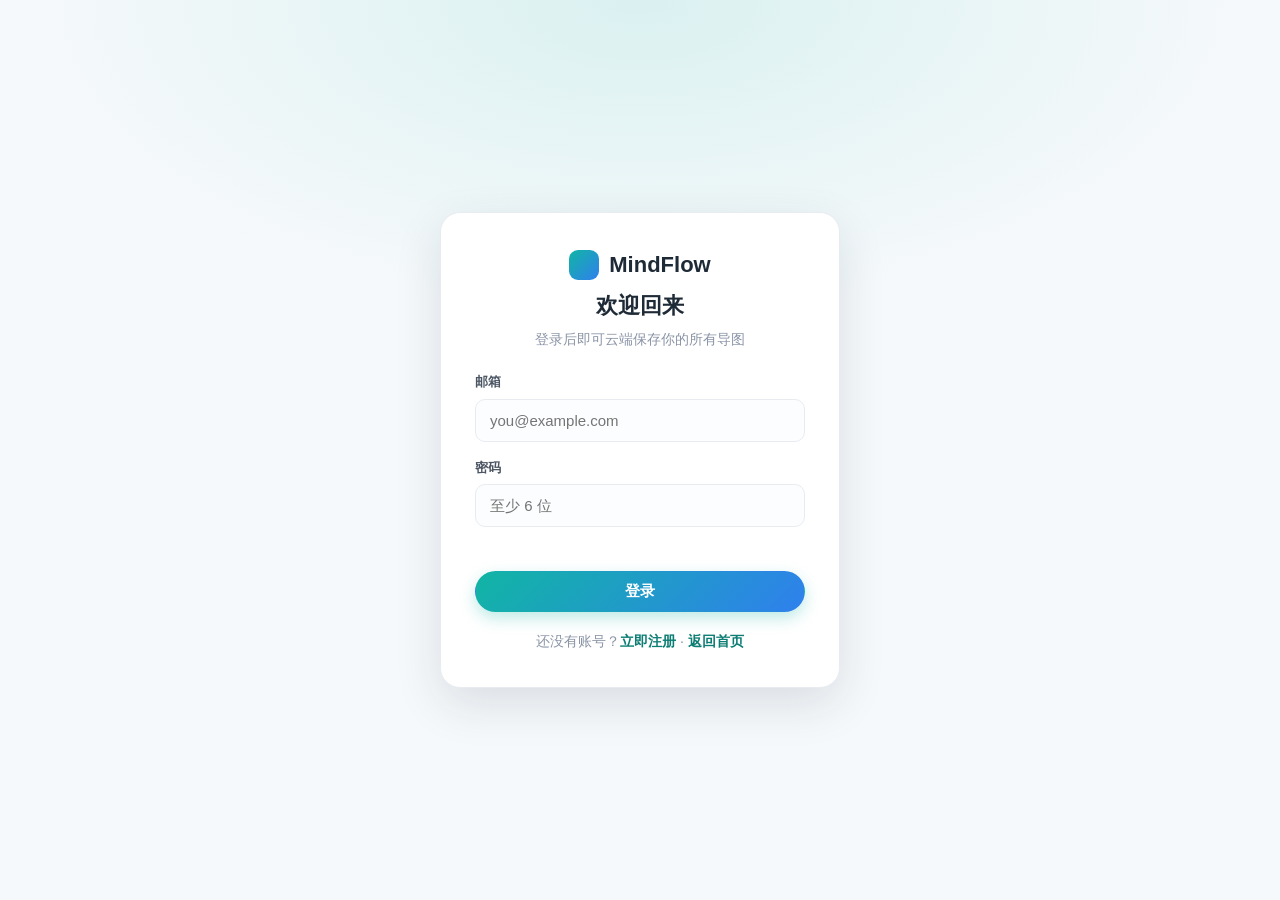
<file: login.html>
<!DOCTYPE html>
<html lang="zh-CN">
<head>
  <meta charset="UTF-8" />
  <meta name="viewport" content="width=device-width, initial-scale=1.0" />
  <title>登录 · MindFlow</title>
  <link rel="icon" type="image/svg+xml" href="assets/favicon.svg"/>
  <link rel="stylesheet" href="assets/css/base.css" />
</head>
<body>
  <div class="auth-wrap">
    <div class="auth-card">
      <div class="logo"><span class="dot"></span><span>Mind<b>Flow</b></span></div>
      <h2>欢迎回来</h2>
      <p class="lead">登录后即可云端保存你的所有导图</p>
      <form id="form">
        <div class="field">
          <label for="email">邮箱</label>
          <input id="email" type="email" autocomplete="username" placeholder="you@example.com" required />
        </div>
        <div class="field">
          <label for="pw">密码</label>
          <input id="pw" type="password" autocomplete="current-password" placeholder="至少 6 位" required />
        </div>
        <div class="auth-error" id="err"></div>
        <button class="btn btn-primary" type="submit" id="submit">登录</button>
      </form>
      <div class="foot">还没有账号？<a href="register.html">立即注册</a> · <a href="index.html">返回首页</a></div>
    </div>
  </div>
  <script type="module" src="assets/js/auth.js"></script>
</body>
</html>
</file>
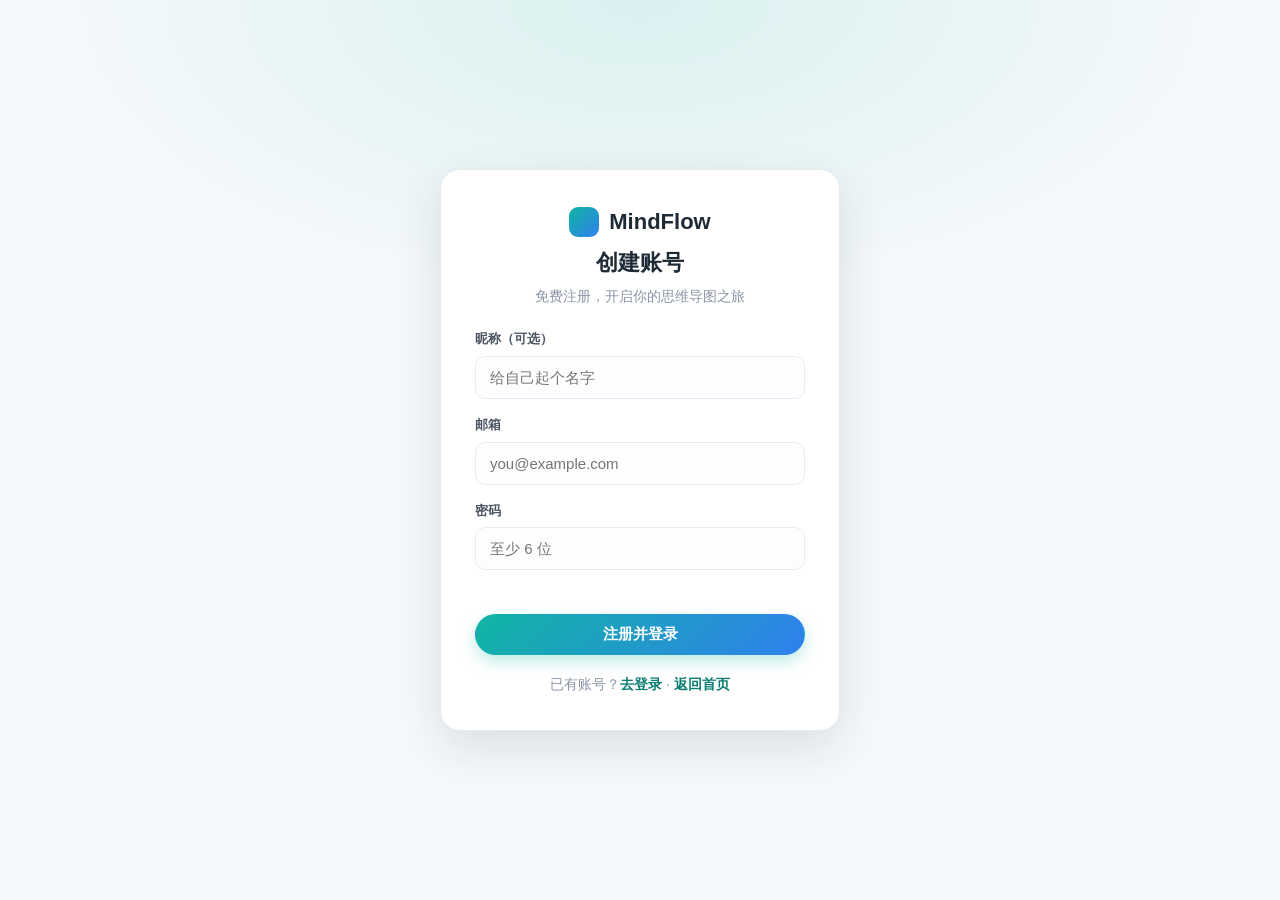
<file: register.html>
<!DOCTYPE html>
<html lang="zh-CN">
<head>
  <meta charset="UTF-8" />
  <meta name="viewport" content="width=device-width, initial-scale=1.0" />
  <title>注册 · MindFlow</title>
  <link rel="icon" type="image/svg+xml" href="assets/favicon.svg"/>
  <link rel="stylesheet" href="assets/css/base.css" />
</head>
<body>
  <div class="auth-wrap">
    <div class="auth-card">
      <div class="logo"><span class="dot"></span><span>Mind<b>Flow</b></span></div>
      <h2>创建账号</h2>
      <p class="lead">免费注册，开启你的思维导图之旅</p>
      <form id="form">
        <div class="field">
          <label for="nick">昵称（可选）</label>
          <input id="nick" type="text" placeholder="给自己起个名字" maxlength="24" />
        </div>
        <div class="field">
          <label for="email">邮箱</label>
          <input id="email" type="email" autocomplete="username" placeholder="you@example.com" required />
        </div>
        <div class="field">
          <label for="pw">密码</label>
          <input id="pw" type="password" autocomplete="new-password" placeholder="至少 6 位" required />
        </div>
        <div class="auth-error" id="err"></div>
        <button class="btn btn-primary" type="submit" id="submit">注册并登录</button>
      </form>
      <div class="foot">已有账号？<a href="login.html">去登录</a> · <a href="index.html">返回首页</a></div>
    </div>
  </div>
  <script type="module" src="assets/js/auth.js"></script>
</body>
</html>
</file>
<file: assets/css/base.css>
/* ============================================================
   MindFlow · GitMind 风格主题（白底 + 蓝绿主色 + 珊瑚橙点缀）
   ============================================================ */
:root {
  --brand: #11b5a4;        /* 主品牌 青绿 */
  --brand-600: #0e9c8f;
  --brand-700: #0b7d73;
  --brand-soft: #e6f7f4;
  --blue: #2f80ed;         /* 辅助蓝 */
  --coral: #ff7a59;        /* 珊瑚橙点缀（领主签名色） */
  --coral-soft: #fff1ec;
  --ink: #1f2a37;
  --ink-2: #4b5563;
  --ink-3: #8a94a6;
  --line: #e8ecf1;
  --bg: #f6f9fb;
  --card: #ffffff;
  --shadow-sm: 0 1px 3px rgba(16,30,54,.06), 0 1px 2px rgba(16,30,54,.04);
  --shadow-md: 0 6px 20px rgba(16,30,54,.08);
  --shadow-lg: 0 16px 48px rgba(16,30,54,.12);
  --radius: 14px;
  --radius-sm: 10px;
  --grad: linear-gradient(135deg, #11b5a4 0%, #2f80ed 100%);
  --font: -apple-system, BlinkMacSystemFont, "Segoe UI", "PingFang SC", "Microsoft YaHei", "Hiragino Sans GB", sans-serif;
}

* { box-sizing: border-box; }
html, body { margin: 0; padding: 0; }
body {
  font-family: var(--font);
  color: var(--ink);
  background: var(--bg);
  -webkit-font-smoothing: antialiased;
  line-height: 1.6;
}
a { color: inherit; text-decoration: none; }
button { font-family: inherit; cursor: pointer; }
input, textarea, select { font-family: inherit; }

/* ---------- 按钮 ---------- */
.btn {
  display: inline-flex; align-items: center; justify-content: center; gap: 8px;
  padding: 10px 20px; border-radius: 999px; border: 1px solid transparent;
  font-size: 15px; font-weight: 600; transition: all .18s ease; white-space: nowrap;
}
.btn-primary { background: var(--grad); color: #fff; box-shadow: 0 6px 16px rgba(17,181,164,.28); }
.btn-primary:hover { transform: translateY(-1px); box-shadow: 0 10px 22px rgba(17,181,164,.36); }
.btn-ghost { background: #fff; color: var(--ink); border-color: var(--line); }
.btn-ghost:hover { border-color: var(--brand); color: var(--brand-700); }
.btn-soft { background: var(--brand-soft); color: var(--brand-700); }
.btn-soft:hover { background: #d6f1ec; }
.btn-danger { background: #fff; color: #e5484d; border-color: #f3c2c4; }
.btn-danger:hover { background: #fdeced; }
.btn-sm { padding: 6px 14px; font-size: 13px; }
.btn:disabled { opacity: .5; cursor: not-allowed; transform: none; }

/* ---------- 顶部导航 ---------- */
.nav {
  position: sticky; top: 0; z-index: 50;
  display: flex; align-items: center; gap: 18px;
  padding: 14px 28px; background: rgba(255,255,255,.85);
  backdrop-filter: saturate(180%) blur(10px);
  border-bottom: 1px solid var(--line);
}
.nav .logo { display: flex; align-items: center; gap: 10px; font-weight: 800; font-size: 19px; letter-spacing: .3px; }
.nav .logo .dot { width: 26px; height: 26px; border-radius: 8px; background: var(--grad); box-shadow: 0 4px 10px rgba(17,181,164,.35); }
.nav .logo b { background: var(--grad); -webkit-background-clip: text; background-clip: text; color: transparent; }
.nav .spacer { flex: 1; }
.nav a.link { color: var(--ink-2); font-weight: 500; font-size: 15px; }
.nav a.link:hover { color: var(--brand-700); }
.nav .avatar {
  width: 36px; height: 36px; border-radius: 50%; background: var(--grad);
  color: #fff; display: inline-flex; align-items: center; justify-content: center; font-weight: 700; font-size: 14px;
}
/* 右侧登录区平铺展示：头像与按钮横向排列 */
#navAuth { display: inline-flex; align-items: center; gap: 10px; white-space: nowrap; }

/* ---------- 容器 ---------- */
.container { max-width: 1180px; margin: 0 auto; padding: 0 24px; }
.section { padding: 64px 0; }
.section.tight { padding: 40px 0; }

/* ---------- Hero ---------- */
.hero { text-align: center; padding: 72px 0 40px; position: relative; overflow: hidden; }
.hero::before {
  content: ""; position: absolute; inset: -40% 0 auto 0; height: 460px;
  background: radial-gradient(60% 60% at 50% 0, rgba(17,181,164,.16), transparent 70%);
  pointer-events: none;
}
.hero h1 { font-size: 46px; line-height: 1.2; margin: 0 0 16px; font-weight: 800; letter-spacing: -.5px; }
.hero h1 .hl { background: var(--grad); -webkit-background-clip: text; background-clip: text; color: transparent; }
.hero p { font-size: 18px; color: var(--ink-2); max-width: 640px; margin: 0 auto 28px; }
.hero .cta { display: flex; gap: 14px; justify-content: center; flex-wrap: wrap; }
.hero .sub { margin-top: 14px; font-size: 13px; color: var(--ink-3); }

/* ---------- 标题 ---------- */
.h2 { font-size: 30px; font-weight: 800; text-align: center; margin: 0 0 8px; }
.h2-sub { text-align: center; color: var(--ink-2); margin: 0 0 36px; }

/* ---------- 模板/卡片网格 ---------- */
.grid { display: grid; gap: 20px; }
.grid.cols-3 { grid-template-columns: repeat(3, 1fr); }
.grid.cols-4 { grid-template-columns: repeat(4, 1fr); }
@media (max-width: 920px) { .grid.cols-3, .grid.cols-4 { grid-template-columns: repeat(2, 1fr); } }
@media (max-width: 560px) { .grid.cols-3, .grid.cols-4 { grid-template-columns: 1fr; } }

.tpl-card {
  background: var(--card); border: 1px solid var(--line); border-radius: var(--radius);
  padding: 18px; box-shadow: var(--shadow-sm); transition: all .18s ease; cursor: pointer; position: relative; overflow: hidden;
}
.tpl-card:hover { transform: translateY(-4px); box-shadow: var(--shadow-md); border-color: #cfe9e4; }
.tpl-card .thumb {
  height: 96px; border-radius: var(--radius-sm); margin-bottom: 14px; display: flex; align-items: center; justify-content: center;
  background: linear-gradient(135deg, #eafaf7, #eef4ff); color: var(--brand-700);
}
.tpl-card .thumb svg { width: 54px; height: 54px; }
.tpl-card h3 { margin: 0 0 4px; font-size: 16px; font-weight: 700; }
.tpl-card .desc { margin: 0; font-size: 13px; color: var(--ink-3); }
.tpl-card .badge {
  position: absolute; top: 12px; right: 12px; font-size: 11px; font-weight: 700; color: #fff;
  background: var(--coral); padding: 2px 8px; border-radius: 999px;
}
.tag { display: inline-block; font-size: 12px; color: var(--brand-700); background: var(--brand-soft); padding: 2px 10px; border-radius: 999px; font-weight: 600; }

/* ---------- 特性条 ---------- */
.features { display: grid; grid-template-columns: repeat(4, 1fr); gap: 18px; }
@media (max-width: 880px){ .features { grid-template-columns: repeat(2,1fr);} }
.feature { background: var(--card); border: 1px solid var(--line); border-radius: var(--radius); padding: 22px; box-shadow: var(--shadow-sm); }
.feature .ic { width: 44px; height: 44px; border-radius: 12px; background: var(--brand-soft); color: var(--brand-700); display: flex; align-items: center; justify-content: center; margin-bottom: 12px; }
.feature h4 { margin: 0 0 6px; font-size: 16px; }
.feature p { margin: 0; font-size: 13px; color: var(--ink-3); }

/* ---------- 表单 / 鉴权页 ---------- */
.auth-wrap { min-height: 100vh; display: flex; align-items: center; justify-content: center; padding: 24px; background: radial-gradient(70% 50% at 50% 0, rgba(17,181,164,.12), transparent 70%), var(--bg); }
.auth-card { width: 100%; max-width: 400px; background: var(--card); border: 1px solid var(--line); border-radius: 20px; padding: 34px; box-shadow: var(--shadow-lg); }
.auth-card .logo { display: flex; align-items: center; gap: 10px; justify-content: center; font-weight: 800; font-size: 22px; margin-bottom: 6px; }
.auth-card .logo .dot { width: 30px; height: 30px; border-radius: 9px; background: var(--grad); }
.auth-card h2 { text-align: center; margin: 6px 0 4px; font-size: 22px; }
.auth-card .lead { text-align: center; color: var(--ink-3); font-size: 14px; margin: 0 0 22px; }
.field { margin-bottom: 16px; }
.field label { display: block; font-size: 13px; font-weight: 600; color: var(--ink-2); margin-bottom: 6px; }
.field input {
  width: 100%; padding: 12px 14px; border: 1px solid var(--line); border-radius: var(--radius-sm);
  font-size: 15px; background: #fcfdfe; transition: border-color .15s, box-shadow .15s; color: var(--ink);
}
.field input:focus { outline: none; border-color: var(--brand); box-shadow: 0 0 0 3px rgba(17,181,164,.15); background: #fff; }
.auth-card .btn { width: 100%; margin-top: 6px; }
.auth-card .foot { text-align: center; margin-top: 18px; font-size: 14px; color: var(--ink-3); }
.auth-card .foot a { color: var(--brand-700); font-weight: 600; }
.auth-error { color: #e5484d; font-size: 13px; margin: -6px 0 12px; min-height: 16px; }

/* ---------- 仪表盘 ---------- */
.dash-head { display: flex; align-items: center; gap: 14px; margin-bottom: 26px; flex-wrap: wrap; }
.dash-head h1 { font-size: 26px; margin: 0; font-weight: 800; }
.dash-head .spacer { flex: 1; }
.search { position: relative; flex: 1 1 240px; max-width: 340px; display: flex; align-items: center; gap: 6px; background: var(--card); border: 1px solid var(--line); border-radius: 999px; padding: 0 12px; height: 38px; transition: border-color .12s, box-shadow .12s; }
.search:focus-within { border-color: var(--brand); box-shadow: 0 0 0 3px var(--brand-soft); }
.search .s-ico { font-size: 14px; color: var(--ink-3); flex: 0 0 auto; }
.search input { flex: 1; min-width: 0; border: none; outline: none; background: transparent; font-size: 14px; color: var(--ink); height: 100%; }
.search input::placeholder { color: var(--ink-3); }
.search .s-clear { border: none; background: #eef2f6; color: var(--ink-3); width: 20px; height: 20px; border-radius: 50%; font-size: 14px; line-height: 1; cursor: pointer; flex: 0 0 auto; display: inline-flex; align-items: center; justify-content: center; }
.search .s-clear:hover { background: #e2e8f0; color: var(--ink); }
.seg { display: inline-flex; background: #eef2f6; border-radius: 999px; padding: 4px; }
.seg button { border: none; background: transparent; padding: 7px 16px; border-radius: 999px; font-size: 14px; font-weight: 600; color: var(--ink-2); }
.seg button.active { background: #fff; color: var(--brand-700); box-shadow: var(--shadow-sm); }

.map-card { background: var(--card); border: 1px solid var(--line); border-radius: var(--radius); overflow: hidden; box-shadow: var(--shadow-sm); transition: all .18s ease; display: flex; flex-direction: column; }
.map-card:hover { transform: translateY(-3px); box-shadow: var(--shadow-md); }
.map-card .preview { height: 130px; background: linear-gradient(135deg, #eafaf7, #eef4ff); display: flex; align-items: center; justify-content: center; color: var(--brand-700); position: relative; }
.map-card .preview svg { width: 60px; height: 60px; opacity: .85; }
.map-card .meta { padding: 14px 16px; }
.map-card .meta h3 { margin: 0 0 4px; font-size: 16px; font-weight: 700; display: flex; align-items: center; gap: 8px; }
.map-card .meta .time { font-size: 12px; color: var(--ink-3); }
.map-card .meta .pub { font-size: 11px; color: var(--brand-700); background: var(--brand-soft); padding: 1px 8px; border-radius: 999px; font-weight: 700; }
.map-card .acts { display: flex; gap: 8px; padding: 0 16px 16px; flex-wrap: wrap; }
.map-card .acts .btn { flex: 1; }
.empty { text-align: center; padding: 60px 20px; color: var(--ink-3); }
.empty svg { width: 72px; height: 72px; opacity: .5; margin-bottom: 12px; }

/* ---------- 弹层 ---------- */
.modal-mask { position: fixed; inset: 0; background: rgba(16,30,54,.42); display: flex; align-items: center; justify-content: center; z-index: 100; }
.modal { background: #fff; border-radius: 18px; padding: 26px; width: 100%; max-width: 440px; box-shadow: var(--shadow-lg); max-height: 88vh; overflow-y: auto; }
.modal h3 { margin: 0 0 16px; font-size: 19px; }
.modal .row { display: flex; gap: 10px; justify-content: flex-end; margin-top: 20px; }
.modal .type-grid { display: grid; grid-template-columns: repeat(3,1fr); gap: 12px; }
.modal .type-grid .opt { border: 1px solid var(--line); border-radius: 12px; padding: 16px 10px; text-align: center; cursor: pointer; transition: all .15s; }
.modal .type-grid .opt:hover { border-color: var(--brand); background: var(--brand-soft); }
.modal .type-grid .opt.sel { border-color: var(--brand); background: var(--brand-soft); box-shadow: 0 0 0 3px rgba(17,181,164,.18); }
.modal .type-grid .opt .ic { color: var(--brand-700); margin-bottom: 6px; display: flex; justify-content: center; }
.modal .type-grid .opt .ic svg { width: 28px; height: 28px; }
.modal .type-grid .opt span { font-size: 13px; font-weight: 600; }

/* 模板快捷入口（新建弹框内） */
.tpl-chips { display: flex; flex-wrap: wrap; gap: 8px; margin-top: 10px; }
@media (max-width: 560px) {
  .tpl-chips { display: grid; grid-template-columns: repeat(2, 1fr); }
  .tpl-chips .btn { width: 100%; padding: 11px 8px; }
}

footer.site { border-top: 1px solid var(--line); padding: 28px 0; color: var(--ink-3); font-size: 13px; text-align: center; margin-top: 40px; }

/* ===================== 移动端适配 ===================== */
@media (max-width: 920px) {
  .nav { padding: 12px 16px; gap: 12px; }
  .hero { padding: 48px 0 28px; }
  .hero h1 { font-size: 34px; }
  .hero p { font-size: 16px; padding: 0 16px; }
  /* 落地页 / 仪表盘中间链接在窄屏隐藏，避免挤压 */
  .nav a.link { display: none; }
}
@media (max-width: 560px) {
  .hero { padding: 36px 0 22px; }
  .hero h1 { font-size: 27px; }
  .hero p { font-size: 15px; }
  .hero .cta .btn { flex: 1; min-width: 130px; }
  .h2 { font-size: 23px; }
  .h2-sub { font-size: 14px; margin-bottom: 26px; }
  .section { padding: 44px 0; }
  .container { padding: 0 16px; }
  .features { grid-template-columns: 1fr; }
  /* 仪表盘：标题 / 筛选 / 新建 换行堆叠 */
  .dash-head { gap: 10px; }
  .dash-head h1 { font-size: 21px; width: 100%; }
  .search { width: 100%; max-width: none; }
  .seg { width: 100%; }
  .seg button { flex: 1; padding: 7px 6px; font-size: 12px; }
  .dash-head .spacer { display: none; }
  /* 模态：新建类型纵向排列 */
  .modal { padding: 20px; max-width: 92vw; }
  .modal .type-grid { grid-template-columns: 1fr; }
  .modal .row { flex-wrap: wrap; }
  .modal .row .btn { flex: 1; }
  /* 鉴权卡片收窄留白 */
  .auth-wrap { padding: 16px; }
  .auth-card { padding: 26px 20px; }
  .auth-card .logo { font-size: 20px; }
  .auth-card h2 { font-size: 20px; }
  footer.site { font-size: 12px; padding: 22px 16px; line-height: 1.7; }
  /* 导图卡片操作按钮不挤压文字，允许换行 */
  .map-card .meta h3 { font-size: 15px; }
  .map-card .acts .btn { font-size: 12px; padding: 6px 8px; }
}

/* ---------- 通用弹层：确认框 / 模态（ui.js） ---------- */
.gm-modal-mask {
  position: fixed; inset: 0; z-index: 900; background: rgba(16,30,54,.35);
  display: flex; align-items: center; justify-content: center; animation: gmFade .15s ease;
}
.gm-modal {
  position: relative; width: min(480px, calc(100vw - 40px)); max-height: min(84vh, 720px);
  background: #fff; border-radius: 16px; box-shadow: var(--shadow-lg);
  padding: 24px; display: flex; flex-direction: column; animation: gmPop .18s ease;
}
.gm-modal-lg { width: min(860px, calc(100vw - 40px)); }
.gm-modal h3 { margin: 0 0 14px; font-size: 20px; }
.gm-modal-x {
  position: absolute; top: 14px; right: 14px; width: 30px; height: 30px;
  border: none; background: transparent; border-radius: 8px; font-size: 20px;
  color: var(--ink-3); display: flex; align-items: center; justify-content: center; line-height: 1;
}
.gm-modal-x:hover { background: #f1f4f8; color: var(--ink); }
.gm-modal-body { display: flex; gap: 12px; align-items: flex-start; font-size: 15px; color: var(--ink-2); line-height: 1.7; }
.gm-modal-ico {
  flex: 0 0 auto; width: 26px; height: 26px; border-radius: 50%;
  background: var(--coral); color: #fff; font-weight: 800; font-size: 15px;
  display: flex; align-items: center; justify-content: center;
}
.gm-modal-acts { display: flex; justify-content: flex-end; gap: 10px; margin-top: 26px; }
.gm-modal-scroll { overflow: auto; }
.gm-btn-coral {
  background: var(--coral); color: #fff; border-color: transparent;
  box-shadow: 0 6px 16px rgba(255,122,89,.32);
}
.gm-btn-coral:hover { background: #ff6a45; transform: translateY(-1px); }
@keyframes gmFade { from { opacity: 0; } }
@keyframes gmPop { from { transform: scale(.96); opacity: 0; } }

/* ---------- 右上悬浮面板（详细统计信息等） ---------- */
.gm-float-panel {
  position: fixed; top: 64px; right: 14px; z-index: 800; width: 224px;
  background: #fff; border: 1px solid var(--line); border-radius: 14px;
  box-shadow: var(--shadow-lg); padding: 12px 14px 14px; animation: gmPop .15s ease;
}
.gm-fp-head { display: flex; align-items: center; justify-content: space-between; margin-bottom: 4px; }
.gm-fp-head b { font-size: 15px; }
.gm-fp-x {
  border: none; background: transparent; font-size: 17px; color: var(--ink-3);
  width: 24px; height: 24px; border-radius: 6px; line-height: 1;
}
.gm-fp-x:hover { background: #f1f4f8; color: var(--ink); }
.gm-fp-sec { font-size: 13px; font-weight: 700; color: var(--ink-2); text-align: center; margin: 10px 0 4px; }
.gm-fp-row { display: flex; justify-content: space-between; font-size: 13px; color: var(--ink-3); padding: 2.5px 0; }
.gm-fp-row b { color: var(--ink); font-weight: 600; }

/* ===================== 仪表盘：文件夹层级布局 ===================== */
.dash-layout { display: flex; align-items: flex-start; max-width: 1280px; margin: 0 auto; padding: 0 24px; gap: 24px; }
.sidebar {
  position: sticky; top: 72px; flex: 0 0 240px; align-self: flex-start;
  background: var(--card); border: 1px solid var(--line); border-radius: var(--radius);
  padding: 14px 10px; box-shadow: var(--shadow-sm); max-height: calc(100vh - 96px); overflow-y: auto;
}
.side-head { display: flex; align-items: center; gap: 6px; padding: 2px 6px 10px; margin-bottom: 6px; border-bottom: 1px solid var(--line); }
.side-title { font-size: 14px; font-weight: 800; color: var(--ink); margin-right: auto; }
.side-toggle {
  border: none; background: transparent; color: var(--ink-3); width: 24px; height: 24px; border-radius: 7px;
  font-size: 13px; line-height: 1; cursor: pointer; flex: 0 0 auto;
  display: inline-flex; align-items: center; justify-content: center; transition: background .12s, color .12s;
}
.side-toggle:hover { background: var(--brand-soft); color: var(--brand-700); }
.side-tree { display: flex; flex-direction: column; gap: 2px; }
.tree-node, .tree-children { display: flex; flex-direction: column; gap: 2px; min-width: 0; }
/* 侧栏整体收缩：只剩一个展开按钮的窄条 */
.sidebar.collapsed { flex: 0 0 46px; padding: 12px 7px; }
.sidebar.collapsed .side-title,
.sidebar.collapsed #newFolderBtn,
.sidebar.collapsed .side-tree { display: none; }
.sidebar.collapsed .side-head { justify-content: center; padding: 0 0 8px; margin-bottom: 0; }

.tree-row {
  display: flex; align-items: center; gap: 6px; padding: 7px 8px; border-radius: 9px;
  font-size: 14px; color: var(--ink-2); cursor: pointer; transition: background .12s, color .12s; user-select: none;
}
.tree-row:hover { background: var(--brand-soft); color: var(--brand-700); }
.tree-row.active { background: var(--brand-soft); color: var(--brand-700); font-weight: 700; }
.tree-row.drop { background: var(--coral-soft); color: var(--coral); box-shadow: inset 0 0 0 2px var(--coral); }
.tw-caret { width: 14px; text-align: center; font-size: 11px; color: var(--ink-3); flex: 0 0 auto; }
.tw-caret.leaf { visibility: hidden; }
.tw-ico { font-size: 15px; flex: 0 0 auto; }
.tw-name { flex: 1; overflow: hidden; text-overflow: ellipsis; white-space: nowrap; }
.tw-count { font-size: 12px; color: var(--ink-3); background: #eef2f6; border-radius: 999px; padding: 0 8px; min-width: 22px; text-align: center; }
.tree-row.active .tw-count { background: #fff; }
.tw-acts { display: none; gap: 2px; flex: 0 0 auto; }
.tree-row:hover .tw-acts { display: flex; }
.tw-acts button {
  border: none; background: transparent; color: var(--ink-3); width: 22px; height: 22px; border-radius: 6px;
  font-size: 13px; line-height: 1; display: inline-flex; align-items: center; justify-content: center;
}
.tw-acts button:hover { background: #fff; color: var(--brand-700); }
.tw-acts button[data-act="del"]:hover { color: #e5484d; }

.dash-main { flex: 1; min-width: 0; padding: 40px 0; }
.breadcrumb { display: flex; align-items: center; flex-wrap: wrap; gap: 4px; margin-bottom: 18px; font-size: 14px; color: var(--ink-3); }
.crumb-item { cursor: pointer; color: var(--ink-3); transition: color .12s; }
.crumb-item:hover { color: var(--brand-700); }
.crumb-item.current { color: var(--ink); font-weight: 700; cursor: default; }
.crumb-sep { color: var(--ink-3); margin: 0 2px; }

.map-card .map-path { font-size: 12px; color: var(--ink-3); margin-top: 2px; }
.map-card.folder-card .folder-prev { font-size: 48px; background: linear-gradient(135deg, #fff3ec, #fdeef3); color: var(--coral); }
.map-card.dragging { opacity: .5; }
.map-card.folder-card { cursor: default; }

/* 移动选择器弹层 */
.move-list { display: flex; flex-direction: column; gap: 2px; margin-top: 4px; max-height: 50vh; }
.move-opt {
  display: flex; align-items: center; gap: 8px; padding: 9px 12px; border-radius: 9px; font-size: 14px; color: var(--ink-2);
  cursor: pointer; transition: background .12s, color .12s;
}
.move-opt:hover { background: var(--brand-soft); color: var(--brand-700); }
.move-opt .tw-ico { font-size: 15px; }

/* 移动端：侧栏转顶部横向滚动条 */
@media (max-width: 920px) {
  .dash-layout { flex-direction: column; padding: 0 16px; gap: 14px; }
  .sidebar { position: static; flex: none; width: 100%; max-height: 220px; }
  .sidebar.collapsed { width: auto; max-height: none; }
  .dash-main { padding: 16px 0 40px; width: 100%; }
}
</file>
